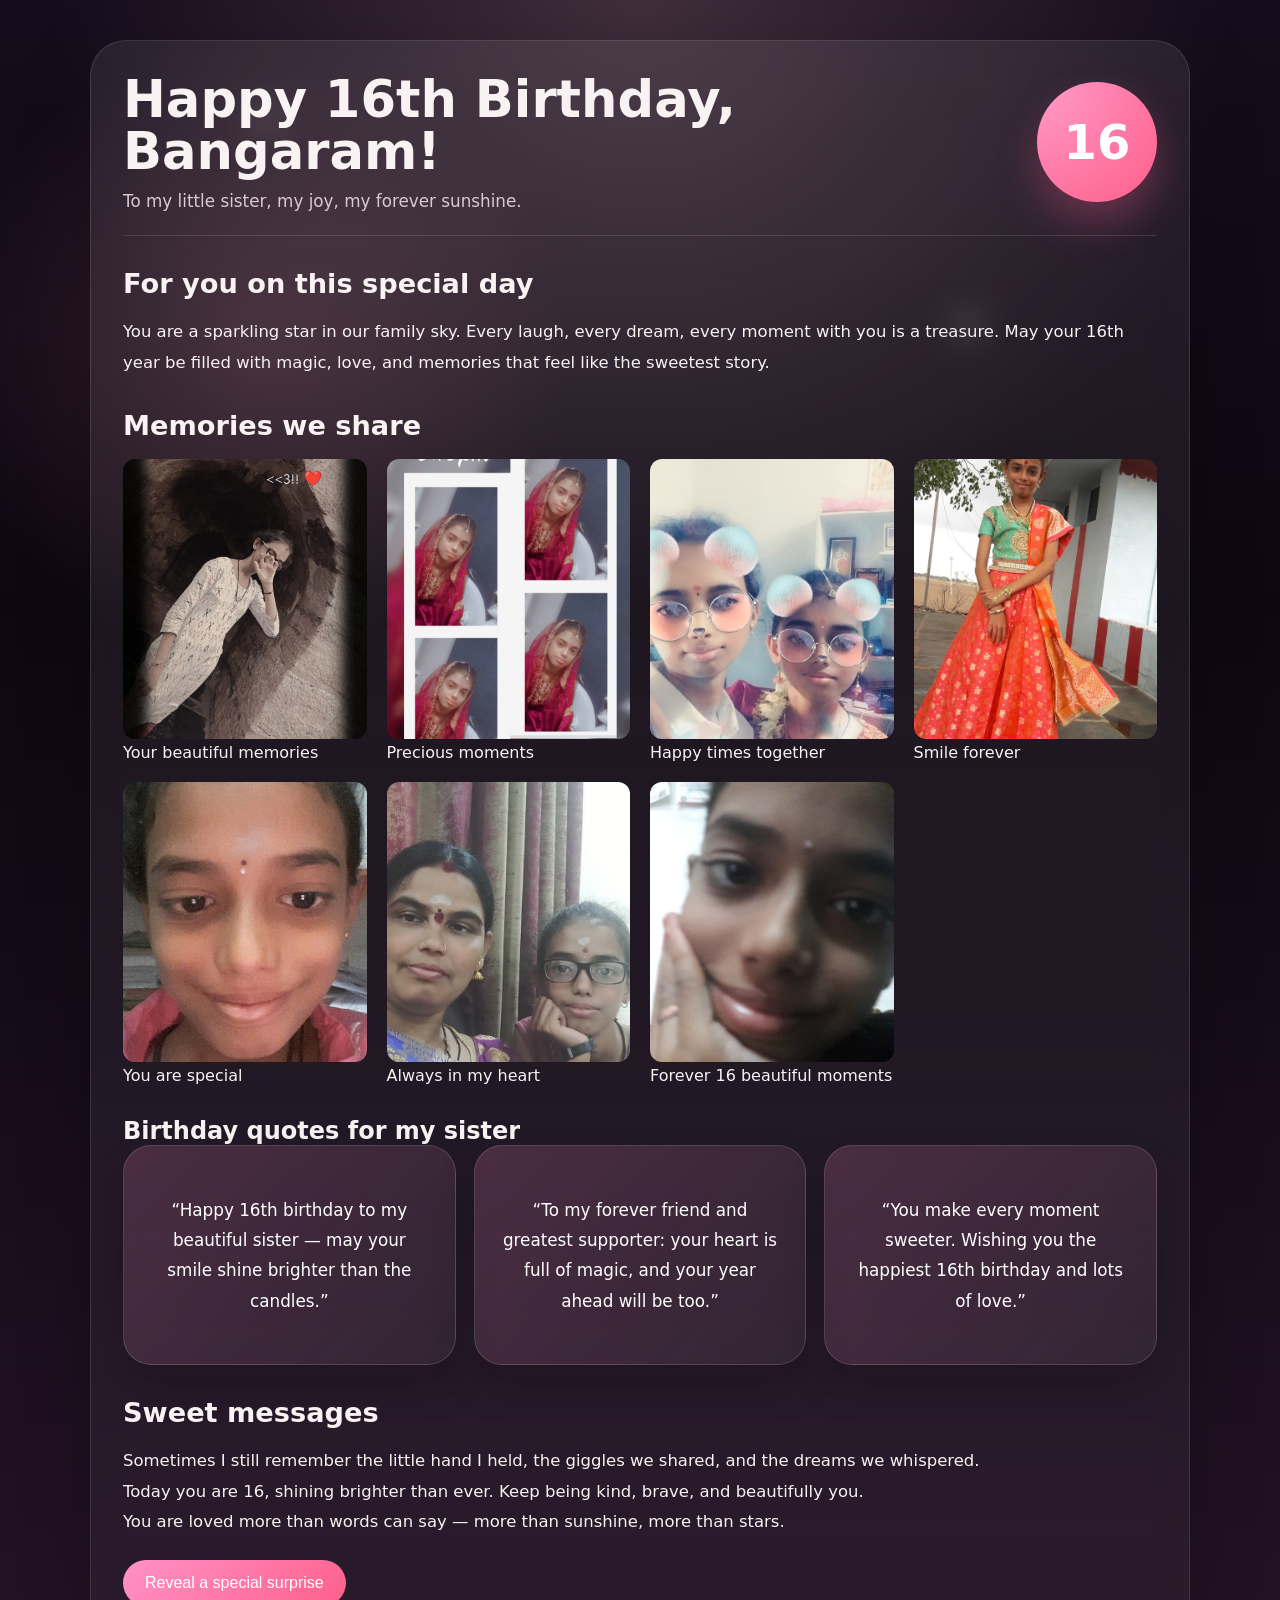
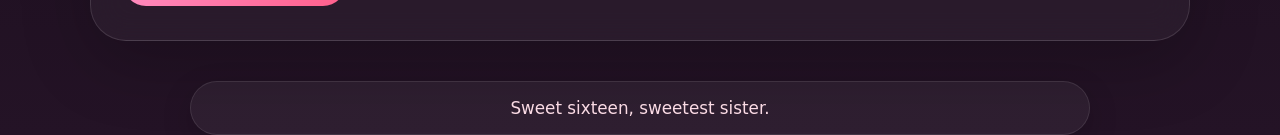
<file: index.html>
<!DOCTYPE html>
<html lang="en">
<head>
  <meta charset="UTF-8" />
  <meta name="viewport" content="width=device-width, initial-scale=1.0" />
  <title>Happy 16th Birthday, Bangaram!</title>
  <link rel="stylesheet" href="styles.css" />
</head>
<body>
  <div class="scene">
    <div class="sparkle"></div>
    <div class="sparkle"></div>
    <div class="sparkle"></div>
    <div class="sparkle"></div>
  </div>

  <main class="card">
    <header class="hero">
      <div class="hero-text">
        <h1>Happy 16th Birthday, Bangaram!</h1>
        <p>To my little sister, my joy, my forever sunshine.</p>
      </div>
      <div class="hero-badge">16</div>
    </header>

    <section class="message">
      <h2>For you on this special day</h2>
      <p>
        You are a sparkling star in our family sky. Every laugh, every dream, every moment with you is a treasure.
        May your 16th year be filled with magic, love, and memories that feel like the sweetest story.
      </p>
    </section>

    <section class="photos">
  <h2>Memories we share</h2>
  <div class="photo-grid">

    <div class="photo-card">
      <img src="photos/photo1.jpeg" alt="Birthday memory 1" />
      <span>Your beautiful memories</span>
    </div>

    <div class="photo-card">
      <img src="photos/photo2.jpeg" alt="Birthday memory 2" />
      <span>Precious moments</span>
    </div>

    <div class="photo-card">
      <img src="photos/photo3.jpeg" alt="Birthday memory 3" />
      <span>Happy times together</span>
    </div>

    <div class="photo-card">
      <img src="photos/photo4.jpeg" alt="Birthday memory 4" />
      <span>Smile forever</span>
    </div>

    <div class="photo-card">
      <img src="photos/photo5.jpeg" alt="Birthday memory 5" />
      <span>You are special</span>
    </div>

    <div class="photo-card">
      <img src="photos/photo6.jpeg" alt="Birthday memory 6" />
      <span>Always in my heart</span>
    </div>

    <div class="photo-card">
      <img src="photos/photo7.jpeg" alt="Birthday memory 7" />
      <span>Forever 16 beautiful moments</span>
    </div>

  </div>
</section>

    <section class="quotes">
      <h2>Birthday quotes for my sister</h2>
      <div class="quote-grid">
        <div class="quote-card">
          <p>“Happy 16th birthday to my beautiful sister — may your smile shine brighter than the candles.”</p>
        </div>
        <div class="quote-card">
          <p>“To my forever friend and greatest supporter: your heart is full of magic, and your year ahead will be too.”</p>
        </div>
        <div class="quote-card">
          <p>“You make every moment sweeter. Wishing you the happiest 16th birthday and lots of love.”</p>
        </div>
      </div>
    </section>

    <section class="extra">
      <h2>Sweet messages</h2>
      <div class="notes">
        <p>Sometimes I still remember the little hand I held, the giggles we shared, and the dreams we whispered.</p>
        <p>Today you are 16, shining brighter than ever. Keep being kind, brave, and beautifully you.</p>
        <p>You are loved more than words can say — more than sunshine, more than stars.</p>
      </div>
      <button id="revealButton" class="reveal-btn">Reveal a special surprise</button>
      <div id="revealNote" class="reveal-note hidden">
        <div class="surprise-card">
          <p>Bangaram, your smile makes every memory unforgettable.</p>
          <p>I miss you more than words can say — every quiet moment reminds me of the days we laughed together, shared secrets, and dreamed of the future.</p>
          <p>Today I want you to feel how much you are loved, treasured, and cherished just as you are.</p>
          <p class="surprise-quote">“You are the light of my life, and my heart holds every precious memory of you.”</p>
          <a class="extra-link-btn" href="extra.html">Open the second surprise page</a>
        </div>
      </div>
    </section>
  </main>

  <div class="bubble-text">
    <p>Sweet sixteen, sweetest sister.</p>
  </div>

  <script>
    document.addEventListener('DOMContentLoaded', () => {
      const revealButton = document.getElementById('revealButton');
      const revealNote = document.getElementById('revealNote');

      if (!revealButton || !revealNote) {
        console.error('Reveal elements not found');
        return;
      }

      revealButton.addEventListener('click', () => {
        const isCurrentlyHidden = revealNote.classList.contains('hidden');
        
        if (isCurrentlyHidden) {
          // Show the reveal note
          revealNote.classList.remove('hidden');
          revealButton.textContent = 'Hide the surprise';
          revealNote.scrollIntoView({ behavior: 'smooth', block: 'center' });
        } else {
          // Hide the reveal note
          revealNote.classList.add('hidden');
          revealButton.textContent = 'Reveal a special surprise';
        }
      });
    });
  </script>
<audio id="bgMusic" loop>
    <source src="song.mp3" type="audio/mpeg">
</audio>

<script>
window.addEventListener('load', () => {
    const music = document.getElementById('bgMusic');

    document.addEventListener('click', () => {
        music.play();
    }, { once: true });
});
</script>
</body>
</html>
</file>
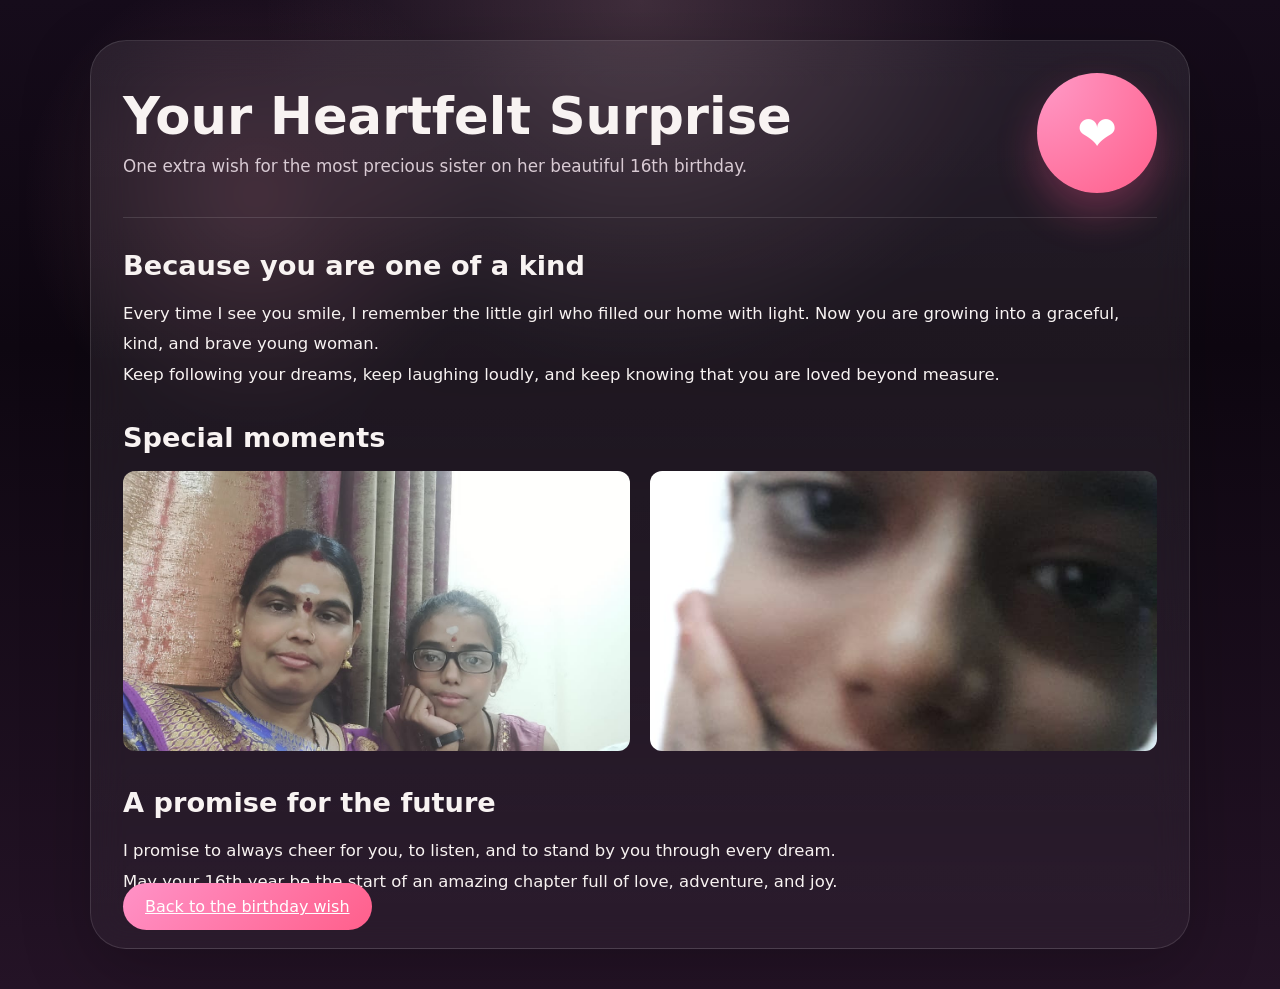
<file: extra.html>
<!DOCTYPE html>
<html lang="en">
<head>
  <meta charset="UTF-8" />
  <meta name="viewport" content="width=device-width, initial-scale=1.0" />
  <title>Special Birthday Surprise</title>
  <link rel="stylesheet" href="styles.css" />
</head>
<body>
  <main class="card">
    <header class="hero">
      <div class="hero-text">
        <h1>Your Heartfelt Surprise</h1>
        <p>One extra wish for the most precious sister on her beautiful 16th birthday.</p>
      </div>
      <div class="hero-badge">❤️</div>
    </header>

    <section class="message">
      <h2>Because you are one of a kind</h2>
      <p>
        Every time I see you smile, I remember the little girl who filled our home with light. Now you are growing into a graceful, kind, and brave young woman.
      </p>
      <p>
        Keep following your dreams, keep laughing loudly, and keep knowing that you are loved beyond measure.
      </p>
    </section>

    <section class="photos">
      <h2>Special moments</h2>
      <div class="photo-grid">
        <div class="photo-card">
          <img src="photos/photo6.jpeg" alt="Memory photo 6">
          
        </div>
        <div class="photo-card">
         <img src="photos/photo7.jpeg" alt="Memory photo 7">
          
        </div>
      </div>
    </section>

    <section class="extra">
      <h2>A promise for the future</h2>
      <div class="notes">
        <p>I promise to always cheer for you, to listen, and to stand by you through every dream.</p>
        <p>May your 16th year be the start of an amazing chapter full of love, adventure, and joy.</p>
      </div>
      <a href="index.html" class="reveal-btn">Back to the birthday wish</a>
    </section>
  </main>
</body>
</html>
</file>
<file: styles.css>
:root {
  --bg: #1b1125;
  --surface: rgba(255, 255, 255, 0.1);
  --surface-strong: rgba(255, 255, 255, 0.18);
  --pink: #ff8fc3;
  --peach: #ffd8d0;
  --text: #f8f3f2;
  --muted: #d8cad3;
  --shadow: 0 20px 70px rgba(0, 0, 0, 0.22);
}

* {
  box-sizing: border-box;
  margin: 0;
  padding: 0;
}

body {
  min-height: 100vh;
  font-family: 'Inter', system-ui, sans-serif;
  background: radial-gradient(circle at top, rgba(255, 200, 210, 0.18), transparent 32%),
              radial-gradient(circle at 20% 20%, rgba(255, 154, 177, 0.16), transparent 18%),
              linear-gradient(180deg, #160c1b 0%, #0e0711 35%, #241326 100%);
  color: var(--text);
  overflow-x: hidden;
}

.scene {
  position: fixed;
  inset: 0;
  pointer-events: none;
}

.sparkle {
  position: absolute;
  width: 18px;
  height: 18px;
  background: radial-gradient(circle, rgba(255,255,255,0.95), rgba(255,255,255,0.1));
  filter: blur(0.9px);
  opacity: 0.7;
  animation: shimmer 4s ease-in-out infinite;
}

.sparkle:nth-child(1) { top: 12%; left: 20%; animation-delay: 0s; }
.sparkle:nth-child(2) { top: 35%; left: 75%; animation-delay: 1.2s; }
.sparkle:nth-child(3) { top: 70%; left: 38%; animation-delay: 2.1s; }
.sparkle:nth-child(4) { top: 55%; left: 14%; animation-delay: 3.4s; }

@keyframes shimmer {
  0%, 100% { transform: scale(0.9); opacity: 0.7; }
  50% { transform: scale(1.4); opacity: 1; }
}

.card {
  width: min(1100px, calc(100% - 36px));
  margin: 40px auto;
  padding: 32px;
  border-radius: 36px;
  background: linear-gradient(180deg, rgba(255,255,255,0.08), rgba(255,255,255,0.04));
  border: 1px solid rgba(255,255,255,0.12);
  box-shadow: var(--shadow);
  backdrop-filter: blur(18px);
}

.hero {
  display: grid;
  grid-template-columns: 1fr auto;
  gap: 24px;
  align-items: center;
  padding-bottom: 24px;
  border-bottom: 1px solid rgba(255,255,255,0.12);
}

.hero-text h1 {
  font-size: clamp(2.4rem, 4vw, 4rem);
  line-height: 1.02;
}

.hero-text p {
  margin-top: 14px;
  color: var(--muted);
  font-size: 1.05rem;
}

.hero-badge {
  width: 120px;
  height: 120px;
  border-radius: 50%;
  background: radial-gradient(circle at top left, #ff9cc9, #ff5f8b);
  display: grid;
  place-items: center;
  font-size: 3rem;
  font-weight: 800;
  color: white;
  box-shadow: 0 20px 40px rgba(255, 88, 148, 0.3);
}

.message,
.photos,
.extra {
  margin-top: 32px;
}

.message h2,
.photos h2,
.extra h2 {
  font-size: 1.7rem;
  margin-bottom: 18px;
}

.message p,
.notes p {
  line-height: 1.85;
  color: var(--text);
  font-size: 1.03rem;
}

.photo-grid {
    display: grid;
    grid-template-columns: repeat(auto-fit, minmax(220px, 1fr));
    gap: 20px;
}

.photo-card img {
    width: 100%;
    height: 280px;
    object-fit: cover;
    border-radius: 12px;
}

.quotes {
  margin-top: 32px;
}

.quote-grid {
  display: grid;
  grid-template-columns: repeat(auto-fit, minmax(240px, 1fr));
  gap: 18px;
}

.quote-card {
  min-height: 220px;
  padding: 28px;
  border-radius: 28px;
  border: 1px solid rgba(255, 255, 255, 0.14);
  background: linear-gradient(135deg, rgba(255, 140, 196, 0.18), rgba(255, 245, 255, 0.05));
  box-shadow: 0 20px 40px rgba(0, 0, 0, 0.2);
  display: grid;
  place-items: center;
  text-align: center;
}

.quote-card p {
  font-size: 1.05rem;
  line-height: 1.8;
  color: #fff;
}
  text-align: center;
  padding: 18px;
  backdrop-filter: blur(6px);
  background: rgba(0, 0, 0, 0.22);
}

.extra .notes {
  display: grid;
  gap: 14px;
  background: rgba(255,255,255,0.05);
  padding: 22px;
  border-radius: 24px;
}

.reveal-btn {
  margin-top: 22px;
  padding: 14px 22px;
  font-size: 1rem;
  border: none;
  border-radius: 999px;
  background: linear-gradient(135deg, #ff92c7, #ff5f8b);
  color: white;
  cursor: pointer;
  transition: transform 0.25s ease, box-shadow 0.25s ease;
}

.reveal-btn:hover {
  transform: translateY(-2px);
  box-shadow: 0 14px 24px rgba(255, 95, 139, 0.28);
}

.reveal-note {
  margin-top: 18px;
  padding: 18px 20px;
  border-radius: 20px;
  background: rgba(255, 255, 255, 0.08);
  border: 1px solid rgba(255, 255, 255, 0.1);
  opacity: 1;
  transform: translateY(0);
  max-height: 1000px;
  overflow: hidden;
  transition: opacity 0.4s ease, transform 0.4s ease, max-height 0.4s ease, padding 0.4s ease;
}

.surprise-card {
  display: grid;
  gap: 14px;
}

.surprise-card p {
  line-height: 1.75;
  color: var(--text);
}

.surprise-quote {
  font-size: 1.05rem;
  font-style: italic;
  color: #ffd7e6;
}

.extra-link-btn {
  display: inline-flex;
  width: fit-content;
  padding: 12px 20px;
  border-radius: 999px;
  background: linear-gradient(135deg, #ff8fc3, #ff5f8b);
  color: white;
  text-decoration: none;
  transition: transform 0.25s ease, box-shadow 0.25s ease;
}

.extra-link-btn:hover {
  transform: translateY(-2px);
  box-shadow: 0 14px 24px rgba(255, 95, 139, 0.28);
}

.hidden {
  opacity: 0;
  max-height: 0;
  overflow: hidden;
  transform: translateY(-15px);
  padding: 0 !important;
  margin: 0 !important;
}

.bubble-text {
  margin: 28px auto 0;
  width: min(900px, calc(100% - 36px));
  background: rgba(255, 255, 255, 0.05);
  border: 1px solid rgba(255,255,255,0.1);
  border-radius: 999px;
  padding: 16px 24px;
  text-align: center;
  color: #ffdfe9;
  font-size: 1.05rem;
  box-shadow: 0 10px 30px rgba(0, 0, 0, 0.18);
}

.extra-link {
  margin: 24px auto 0;
  width: min(360px, calc(100% - 36px));
  text-align: center;
}

.extra-link .reveal-btn {
  width: 100%;
}

@media (max-width: 720px) {
  .hero {
    grid-template-columns: 1fr;
    text-align: center;
  }

  .hero-badge {
    margin: 0 auto;
  }
}

@keyframes float {
  0%, 100% { transform: translateY(0); }
  50% { transform: translateY(-10px); }
}

.hero-badge,
.photo-card,
.reveal-btn {
  animation: float 6s ease-in-out infinite;
}
</file>
